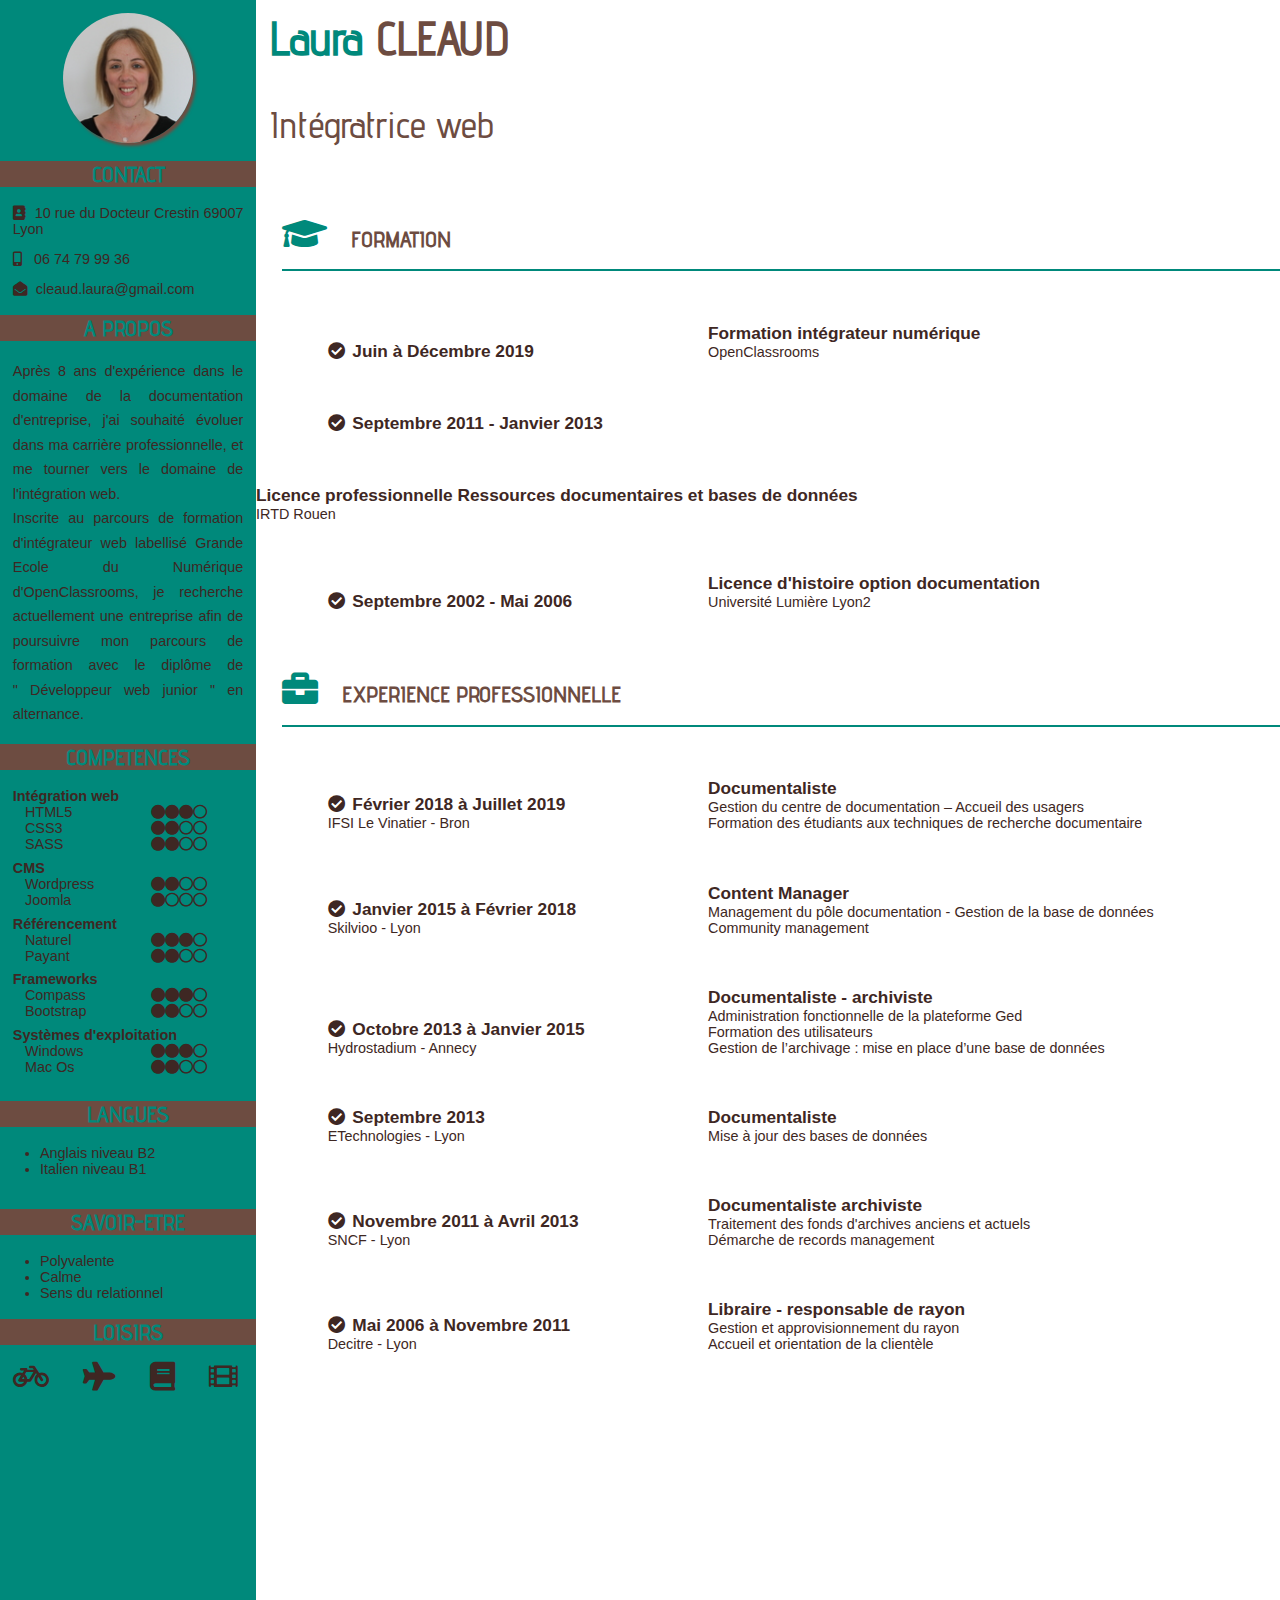
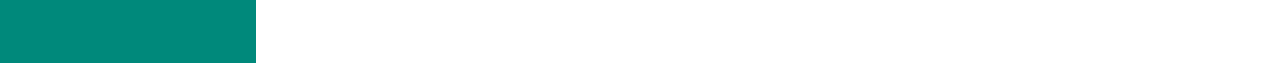
<file: index.html>
<!DOCTYPE html>
<html lang="fr">
<head>
    <meta charset="utf-8"/>
    <meta name="description" content="CV professionnel de Laura Cléaud Intégratrice Web"/>
    <meta name=viewport content="width=device-width, initial-scale=1.0">
    <link rel="stylesheet" href="css/libs/all.min.css"/>
    <link rel="stylesheet" href="css/style.css"/>
    <title>CV de Laura Cléaud</title>
</head>

<body>

    <header>

        <div id="CV-title">
            <h1><span id="title">Laura</span> CLEAUD</h1>
            <p>Intégratrice web</p>
        </div>

    </header>


<aside>
    <div class="aside-part">
        <div class="photo-size">
            <div id="boxphoto">
                <img src="images/Photo_CV.jpg" alt="Photo de CV"/>
            </div>
        </div>
    </div>

    <div class="aside-part">

        <h2 class="title-aside">CONTACT</h2>

        <div id="contact">

            <p><span class="Icon adress"></span>10 rue du Docteur Crestin 69007 Lyon</p>

            <p><span class="Icon tel"></span>06 74 79 99 36</p>

            <p><span class="Icon mail"></span>cleaud.laura@gmail.com</p>

        </div>

    </div>


    <div class="aside-part">

        <h2 class="title-aside">A PROPOS</h2>

            <div id="a-propos">

                    Après 8 ans d'expérience dans le domaine de la documentation d'entreprise, j'ai souhaité évoluer dans ma
                    carrière professionnelle, et me tourner vers le domaine de l'intégration web.<br/>Inscrite au parcours de
                    formation d'intégrateur web labellisé Grande Ecole du Numérique d'OpenClassrooms, je recherche actuellement 
                    une entreprise afin de poursuivre mon parcours de formation avec le diplôme de "&nbsp;Développeur web junior&nbsp;" 
                    en alternance.
        
            </div>
    </div>


    <div class="aside-part">

        <h2 class="title-aside">COMPETENCES</h2>
    
            <div id="skills">

                <div class="part-skills">

                    <strong> Intégration web</strong>

                        <div class="bloc-skills">
                            <div class="skill">HTML5</div>
                            <div class="circle"><span class="fas fa-circle"></span><span class="fas fa-circle"></span><span class="fas fa-circle"></span><span class="far fa-circle"></span></div>
                        </div>
                        
                        <div class="bloc-skills">
                            <div class="skill">CSS3</div>
                            <div class="circle"><span class="fas fa-circle"></span><span class="fas fa-circle"></span><span class="far fa-circle"></span><span class="far fa-circle"></span></div>
                        </div>

                        <div class="bloc-skills">
                            <div class="skill">SASS</div>
                            <div class="circle"><span class="fas fa-circle"></span><span class="fas fa-circle"></span><span class="far fa-circle"></span><span class="far fa-circle"></span></div>
                        </div>
                </div>
            
                <div class="part-skills">
            
                    <strong>CMS</strong>

                        <div class="bloc-skills">
                            <div class="skill">Wordpress</div>
                            <div class="circle"><span class="fas fa-circle"></span><span class="fas fa-circle"></span><span class="far fa-circle"></span><span class="far fa-circle"></span></div>
                        </div>
                            
                        <div class="bloc-skills">
                            <div class="skill">Joomla</div>
                            <div class="circle"><span class="fas fa-circle"></span><span class="far fa-circle"></span><span class="far fa-circle"></span><span class="far fa-circle"></span></div>
                        </div>
                </div>
            
                <div class="part-skills">
            
                    <strong>Référencement</strong>

                    <div class="bloc-skills">
                        <div class="skill">Naturel</div>
                        <div class="circle"><span class="fas fa-circle"></span><span class="fas fa-circle"></span><span class="fas fa-circle"></span><span class="far fa-circle"></span></div>
                    </div>

                    <div class="bloc-skills">
                            <div class="skill">Payant</div>
                            <div class="circle"><span class="fas fa-circle"></span><span class="fas fa-circle"></span><span class="far fa-circle"></span><span class="far fa-circle"></span></div>
                    </div>

                </div>
            
                <div class="part-skills">
            
                    <strong>Frameworks</strong>
            
                        <div class="bloc-skills">   
                            <div class="skill">Compass</div>
                            <div class="circle"><span class="fas fa-circle"></span><span class="fas fa-circle"></span><span class="fas fa-circle"></span><span class="far fa-circle"></span></div>
                        </div>

                        <div class="bloc-skills">  
                            <div class="skill">Bootstrap</div>
                            <div class="circle"><span class="fas fa-circle"></span><span class="fas fa-circle"></span><span class="far fa-circle"></span><span class="far fa-circle"></span></div>
                        </div>
                </div>
            
                <div class="part-skills">
            
                    <strong>Systèmes d'exploitation</strong>

                        <div class="bloc-skills"> 
                            <div class="skill">Windows</div>
                            <div class="circle"><span class="fas fa-circle"></span><span class="fas fa-circle"></span><span class="fas fa-circle"></span><span class="far fa-circle"></span></div>
                        </div>

                        <div class="bloc-skills"> 
                            <div class="skill">Mac Os</div>
                            <div class="circle"><span class="fas fa-circle"></span><span class="fas fa-circle"></span><span class="far fa-circle"></span><span class="far fa-circle"></span></div>
                        <div>
                    
                </div>
    
            </div>
    
    
    </div>

    <div class="aside-part">

        <h2 class="title-aside">LANGUES</h2>

        <div id="langues">
            <ul>
                <li>Anglais niveau B2</li>
                <li>Italien niveau B1</li>
            </ul>
        </div>
    </div>

    <div class="aside-part">

        <h2 class="title-aside">SAVOIR-ETRE</h2>

        <div id="savoir-etre">
            <ul>
                <li>Polyvalente</li>
                <li>Calme</li>
                <li>Sens du relationnel</li>
            </ul>
    
        </div>



    <div class="aside-part">

        <h2 class="title-aside">LOISIRS</h2>

        <div id="loisirs">

            <span class="fas fa-bicycle fa-2x"></span>
            <span class="fas fa-plane fa-2x"></span>
            <span class="fas fa-book fa-2x"></span>
            <span class="fas fa-film fa-2x"></span>

        </div>

    </div>


</aside>



<main>

    <section class="main-section">

        <div class="title-part">
            <span class="icon graduate"></span>
            <h2 class="title-section-text">FORMATION</h2>
        </div>

        <article>

            <div class="date">
                <strong><span class="icon check"></span>Juin à Décembre 2019</strong>
            </div>


            <div class="text">
                <strong>Formation intégrateur numérique</strong><br/>
                OpenClassrooms
            </div>

            <div class="date">
                <strong><span class="icon check"></span>Septembre 2011 - Janvier 2013</strong>
            </div>

            <div class="text">
                <strong>Licence professionnelle Ressources documentaires et bases de données</strong><br/>
                IRTD Rouen
            </div>

            <div class="date">
                <strong><span class="icon check"></span>Septembre 2002 - Mai 2006</strong>
            </div>


            <div class="text">
                <strong>Licence d'histoire option documentation</strong><br/>
                Université Lumière Lyon2

            </div>

        </article>


    </section>

    <section class="main-section">

        <div class="title-part">
            <span class="icon briefcase"></span>
            <h2 class="title-section-text">EXPERIENCE PROFESSIONNELLE</h2>

        </div>
        <article>

            <div class="date"><strong><span class="icon check"></span>Février 2018 à Juillet 2019</strong><br/>
                <span class="job">IFSI Le Vinatier - Bron</span>
            </div>

            <div class="text"><strong>Documentaliste</strong><br/>
                Gestion du centre de documentation – Accueil des usagers<br/>
                Formation des étudiants aux techniques de recherche documentaire
            </div>

            <div class="date"><strong><span class="icon check"></span>Janvier 2015 à Février 2018</strong><br/>
                <span class="job">Skilvioo - Lyon</span>
            </div>

            <div class="text"><strong>Content Manager</strong><br/>
                Management du pôle documentation - Gestion de la base de données<br/>
                Community management
            </div>

            <div class="date"><strong><span class="icon check"></span>Octobre 2013 à Janvier 2015</strong><br/>
                <span class="job">Hydrostadium - Annecy</span>
            </div>

            <div class="text"><strong>Documentaliste - archiviste</strong><br/>
                Administration fonctionnelle de la plateforme Ged<br/>
                Formation des utilisateurs<br/>
                Gestion de l’archivage : mise en place d’une base de données
            </div>

            <div class="date"><strong><span class="icon check"></span>Septembre 2013</strong><br/>
                <span class="job">ETechnologies - Lyon</span>
            </div>

            <div class="text"><strong>Documentaliste</strong><br/>
                Mise à jour des bases de données<br/>
            </div>

            <div class="date"><strong><span class="icon check"></span>Novembre 2011 à Avril 2013</strong><br/>
                <span class="job">SNCF - Lyon</span>
            </div>

            <div class="text"><strong>Documentaliste archiviste</strong><br/>
                Traitement des fonds d'archives anciens et actuels<br/>
                Démarche de records management<br/>
            </div>


            <div class="date"><strong><span class="icon check"></span>Mai 2006 à Novembre 2011</strong><br/>
                <span class="job">Decitre - Lyon</span>
            </div>

            <div class="text"><strong>Libraire - responsable de rayon</strong><br/>
                Gestion et approvisionnement du rayon<br/>
                Accueil et orientation de la clientèle<br/>
            </div>
        </article>

    </section>

    

</main>

</body>
</html>
</file>
<file: css/style.css>
@font-face {
    font-family: 'advent_promedium';
    src: url('./webfonts/adventpro-medium-webfont.eot');
    src: url('./webfonts/adventpro-medium-webfont.eot?#iefix') format('embedded-opentype'),
         url('./webfonts/adventpro-medium-webfont.woff') format('woff'),
         url('./webfonts/adventpro-medium-webfont.ttf') format('truetype'),
         url('./webfonts/adventpro-medium-webfont.svg#advent_promedium') format('svg');
    font-weight: normal;
    font-style: normal;
}

body{
	font-family: arial, serif;
	color: rgb(62, 39, 35);
	font-size: 0.9em;
	width: 100%;
	margin: 0;
	height: 850px;
 }

header{
	font-family:'advent_promedium';
	display: inline-block;
	height: 150px;
	padding-left: 1%;
	padding-top: 0.5%;
	font-size: 1.6em;
}


h1{
	color: rgb(109, 76, 65);
	margin-top: 2%;
}

header p{
	color: rgb(109, 76, 65);
	font-size: 1.6em;
}


#title{
	color: 	rgb(0,137,123);
}

aside{
	
	background-color: rgb(0, 137, 123);
	float: left;
	width: 20%;
	height: auto;
}


.title-aside{
	font-family:'advent_promedium';
	background-color: rgb(109, 76, 65);
	text-align: center;
	font-size: 1.5em;
	color: rgb(0, 137, 123);
}


.photo-size{

	display: flex;
	justify-content: center;
}



#boxphoto{

	width: 130px;
  	height: 130px;
  	border-radius: 50%;
  	position: relative;
  	overflow: hidden;
  	margin-top: 5%;
  	box-shadow: 3px 3px 3px rgb(109,76,65)
}


img{
	position: absolute;
	bottom: -38px;
	width: 100%
}


.Icon::before{
	display: inline-block;
	font-style: normal;
  	font-variant: normal;
  	margin-right: 9px;
  	-webkit-font-smoothing: antialiased;
}

.adress::before{
	font-family: "Font Awesome 5 Free";
	content: "\f2b9";
	font-weight: 900; 
}

.tel::before{
	font-family: "Font Awesome 5 free";
	content: "\f3cd";
	font-weight: 900; 
	margin-right: 5%;
}

.mail::before{
	font-family: "Font Awesome 5 free";
	content: "\f2b6";
	font-weight: 900; 
}


#contact{
	margin-left: 5%;
	height: auto;
}

#a-propos{
	text-align: justify;
	margin-left: 5%;
	margin-right: 5%;
	line-height: 1.7em;
	height: auto;
}

#skills{
	display: flex;
	flex-direction: column;
	justify-content: space-around;
}


.part-skills{
	margin-left:5%;
	margin-bottom: 3%;
}

.skill{
	display: inline-block;
	margin-left: 5%;
	width: 30%;
}

.circle{
	display: inline-block;
	margin-left: 20%;
}



#loisirs{
	display: flex;
	justify-content: space-between;
	margin-left: 5%;
	margin-right: 7%;
	height: 300px;
}


.title-part{
	margin-left:22%;
	color:rgb(0, 137, 123);
	border-bottom: 2px solid rgb(0,137,123);
	margin-top: 0.5%;
}


.title-section-text{
	font-family:'advent_promedium';
	display: inline-block;
	font-size: 1.5em;
	color: rgb(109,76,65);
	margin-left: 2%;
}

main{
margin-bottom: 2%;
}

.graduate::before{
	font-family: "Font Awesome 5 free";
	content: "\f19d";
	font-weight: 900;
	font-size: 2.5em;
}

.briefcase::before{
	font-family: "Font Awesome 5 free";
	content: "\f0b1";
	font-weight: 900;
	font-size: 2.5em;
}

.lightbulb::before{
	font-family: "Font Awesome 5 free";
	content: "\f0eb";
	font-weight: 900;
	font-size: 2.5em;
}

.check::before{
	font-family: "Font Awesome 5 free";
	content: "\f058";
	font-weight: 900;
	font-size: 1em;
	margin-right: 2%;
	margin-left: 2%;
}

.main-section{
	margin-top: 4%;
}

.date{

	display: inline-block;
	width: 30%;
	margin-left: 5%;
	margin-top: 4%;
}


.text{
	display: inline-block;
	margin-top: 4%;
}

.date strong{
	font-size: 1.2em;
}

.text strong{
	font-size: 1.2em;
	margin:0;
}

.job{
	margin-left: 2%;
}

@media screen and (max-width: 480px){

	h1{
		font-size: 1.6em;
	}

	header p{
		
	font-size: 1.4em;
	}

	aside{
		width: 100%;
		height: 1140px;
	}


	.title-aside{
		font-size: 1.2em;
		margin-top: 0%;
	}

	.title-aside h2{
		width: 100%;
	}

	#boxphoto{
		width: 108px;
		height: 108px;
		margin-bottom: 10px;
	}

	
	#contact{
		font-size: 0.8em;
		height: auto;
		margin-left: 3%;

	}

	#a-propos{
		font-size: 0.8em;
		line-height: 1.2em;
		margin-left: 3%;
		margin-bottom: 2%;
	}

	.main-section{
		margin-top: 21px;
	}


	.graduate::before{
		font-size: 1.5em;
	}

	.briefcase::before{
		font-size: 1.5em;
	}

	.lightbulb::before{
		font-size: 1.5em;
	}

	.title-part{
		margin-left: 6px;
	}

	.title-section-text{
		font-size: 1.1em;
		text-align: center;
	}

	.text{
		margin-left: 4%;
		font-size: 0.9em;
		margin-top:0;
	}

	.date{
		width: 100%;
		margin-left: 2%;
		font-size: 0.9em;
	}

	.text strong{
		font-size: 1em;
	}
	
	
	.date strong{
		font-size: 1em;
	}


}

@media screen and (min-width: 481px) and (max-width: 960px){

	body{
		font-size: 0.8em;
	}

	aside{
		width: 30%;
	}

	.title-aside {
		font-size: 1.3em;
	}

	.title-part {
		margin-left: 33%;
	}

	article{
		margin-left: 31%;
	}

	.title-section-text {
		font-size: 1.3em;
	}

	.text{
		display: inherit;
		width: 100%;
		margin-left: 4%;
		margin-top: 0;
	}


	.date{
		display: inherit;
		width: 100%;
		margin-left: 2%;
	}

	.date strong{
		font-size: 1em;
	}

	.text strong{
		font-size: 1em;
	}


}
</file>
